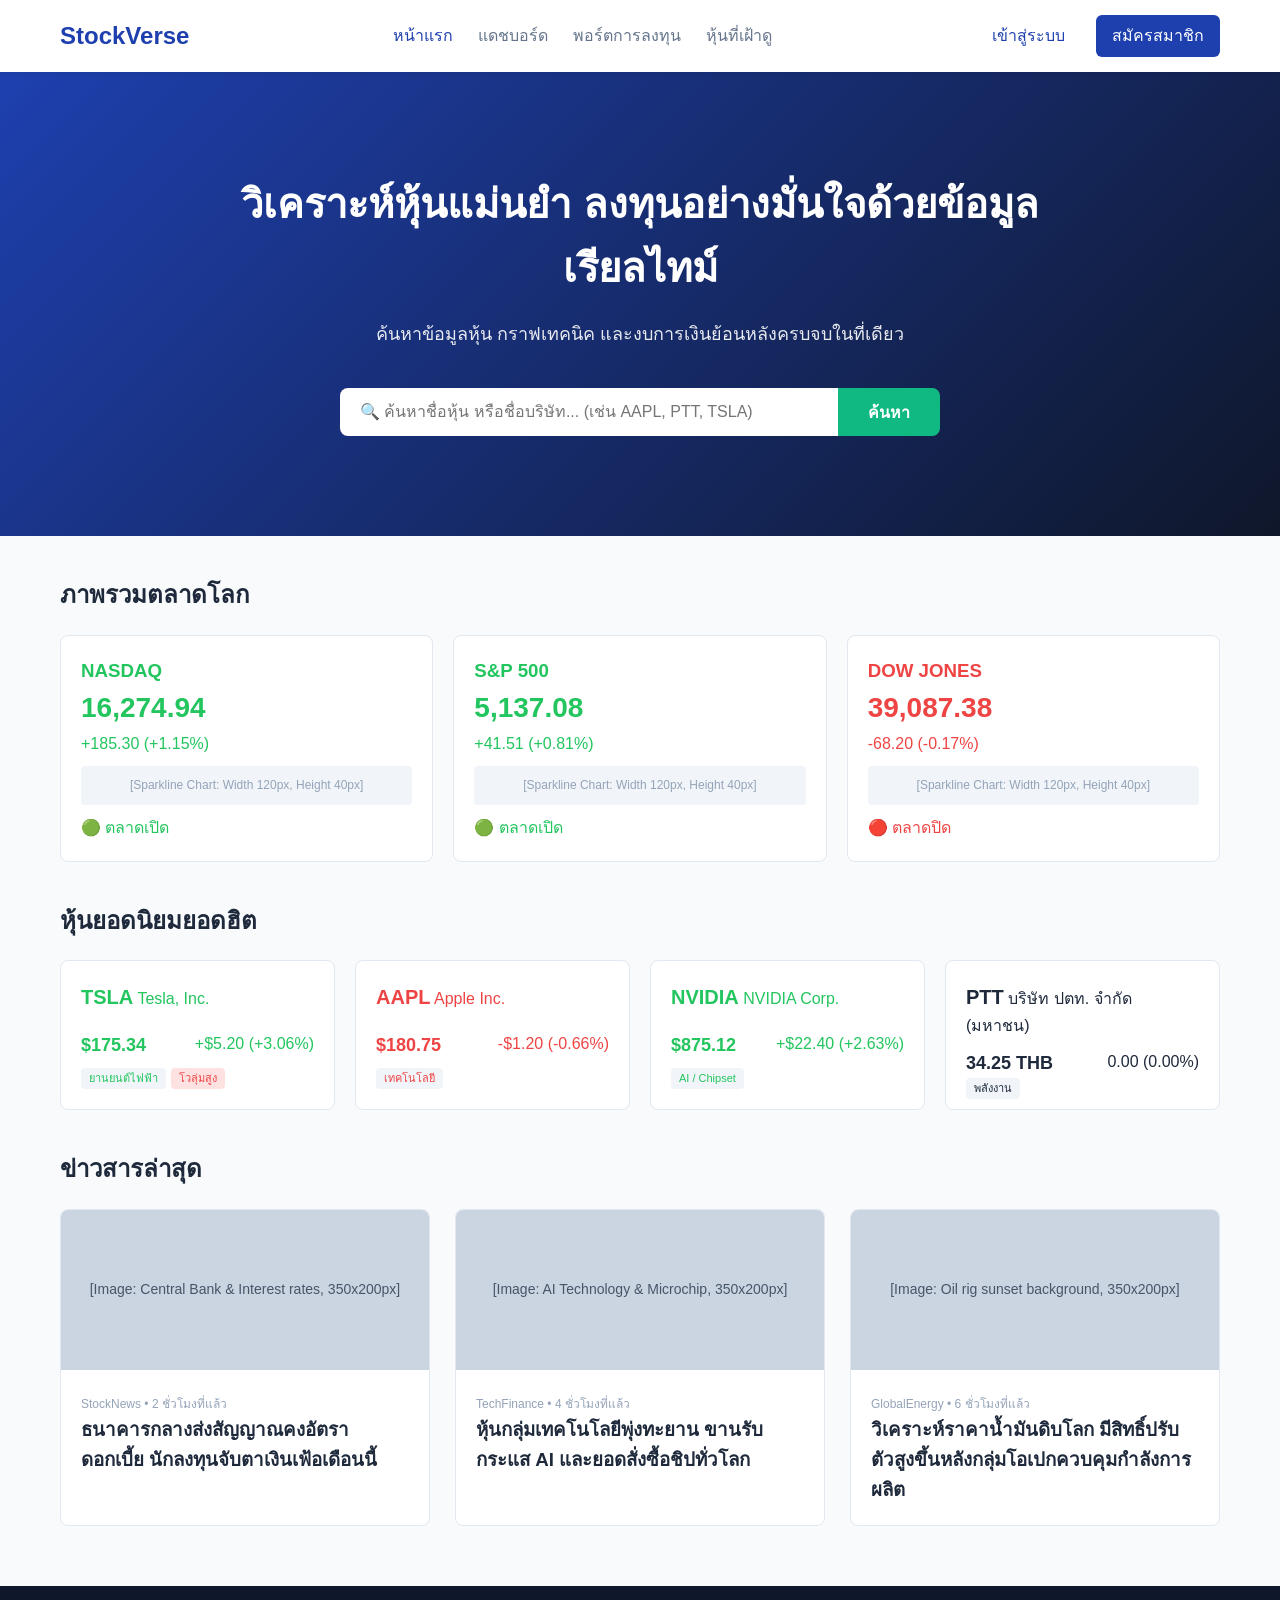
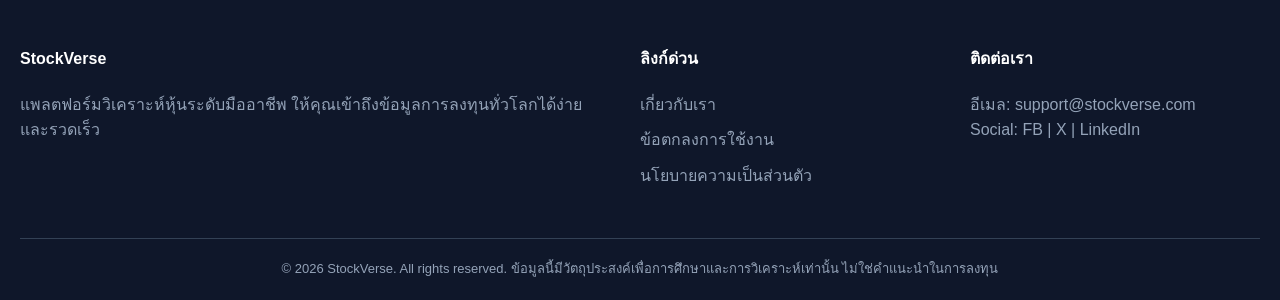
<file: index.html>
<!DOCTYPE html>
<html lang="th">
<head>
    <meta charset="UTF-8">
    <meta name="viewport" content="width=device-width, initial-scale=1.0">
    <title>StockVerse - แพลตฟอร์มวิเคราะห์หุ้นเรียลไทม์</title>
    <link rel="stylesheet" href="css/style.css">
</head>
<body>

    <!-- HEADER & NAVIGATION -->
    <header>
        <nav class="navbar">
            <div class="logo">StockVerse</div>
            <ul class="nav-links">
                <li><a href="index.html" class="active">หน้าแรก</a></li>
                <li><a href="dashboard.html">แดชบอร์ด</a></li>
                <li><a href="portfolio.html">พอร์ตการลงทุน</a></li>
                <li><a href="watchlist.html">หุ้นที่เฝ้าดู</a></li>
            </ul>
            <div class="auth-buttons">
                <a href="login.html" class="btn-login">เข้าสู่ระบบ</a>
                <a href="register.html" class="btn-register">สมัครสมาชิก</a>
            </div>
        </nav>
    </header>

    <!-- HERO SECTION -->
    <section id="hero">
        <div class="hero-container">
            <h1>วิเคราะห์หุ้นแม่นยำ ลงทุนอย่างมั่นใจด้วยข้อมูลเรียลไทม์</h1>
            <p>ค้นหาข้อมูลหุ้น กราฟเทคนิค และงบการเงินย้อนหลังครบจบในที่เดียว</p>
            
            <div class="search-box">
                <input type="text" id="stockSearch" placeholder="🔍 ค้นหาชื่อหุ้น หรือชื่อบริษัท... (เช่น AAPL, PTT, TSLA)">
                <button type="button" id="searchBtn">ค้นหา</button>
            </div>
        </div>
    </section>

    <!-- MARKET OVERVIEW SECTION -->
    <section id="market-overview">
        <h2>ภาพรวมตลาดโลก</h2>
        <div class="market-cards">
            <div class="market-card up">
                <h3>NASDAQ</h3>
                <div class="market-price">16,274.94</div>
                <div class="market-change">+185.30 (+1.15%)</div>
                <div class="sparkline-placeholder">[Sparkline Chart: Width 120px, Height 40px]</div>
                <span class="market-status open">🟢 ตลาดเปิด</span>
            </div>
            <div class="market-card up">
                <h3>S&P 500</h3>
                <div class="market-price">5,137.08</div>
                <div class="market-change">+41.51 (+0.81%)</div>
                <div class="sparkline-placeholder">[Sparkline Chart: Width 120px, Height 40px]</div>
                <span class="market-status open">🟢 ตลาดเปิด</span>
            </div>
            <div class="market-card down">
                <h3>DOW JONES</h3>
                <div class="market-price">39,087.38</div>
                <div class="market-change">-68.20 (-0.17%)</div>
                <div class="sparkline-placeholder">[Sparkline Chart: Width 120px, Height 40px]</div>
                <span class="market-status closed">🔴 ตลาดปิด</span>
            </div>
        </div>
    </section>

    <!-- TRENDING STOCKS SECTION -->
    <section id="trending">
        <h2>หุ้นยอดนิยมยอดฮิต</h2>
        <div class="trending-grid">
            <div class="stock-card up">
                <div class="stock-info">
                    <span class="stock-symbol">TSLA</span>
                    <span class="stock-name">Tesla, Inc.</span>
                </div>
                <div class="stock-values">
                    <span class="stock-price">$175.34</span>
                    <span class="stock-change">+$5.20 (+3.06%)</span>
                </div>
                <div class="stock-tags">
                    <span class="tag">ยานยนต์ไฟฟ้า</span>
                    <span class="tag alert">โวลุ่มสูง</span>
                </div>
            </div>
            <div class="stock-card down">
                <div class="stock-info">
                    <span class="stock-symbol">AAPL</span>
                    <span class="stock-name">Apple Inc.</span>
                </div>
                <div class="stock-values">
                    <span class="stock-price">$180.75</span>
                    <span class="stock-change">-$1.20 (-0.66%)</span>
                </div>
                <div class="stock-tags">
                    <span class="tag">เทคโนโลยี</span>
                </div>
            </div>
            <div class="stock-card up">
                <div class="stock-info">
                    <span class="stock-symbol">NVIDIA</span>
                    <span class="stock-name">NVIDIA Corp.</span>
                </div>
                <div class="stock-values">
                    <span class="stock-price">$875.12</span>
                    <span class="stock-change">+$22.40 (+2.63%)</span>
                </div>
                <div class="stock-tags">
                    <span class="tag">AI / Chipset</span>
                </div>
            </div>
            <div class="stock-card">
                <div class="stock-info">
                    <span class="stock-symbol">PTT</span>
                    <span class="stock-name">บริษัท ปตท. จำกัด (มหาชน)</span>
                </div>
                <div class="stock-values">
                    <span class="stock-price">34.25 THB</span>
                    <span class="stock-change">0.00 (0.00%)</span>
                </div>
                <div class="stock-tags">
                    <span class="tag">พลังงาน</span>
                </div>
            </div>
        </div>
    </section>

    <!-- LATEST NEWS SECTION -->
    <section id="news">
        <h2>ข่าวสารล่าสุด</h2>
        <div class="news-grid">
            <article class="news-card">
                <div class="news-img-placeholder">[Image: Central Bank & Interest rates, 350x200px]</div>
                <div class="news-content">
                    <span class="news-meta">StockNews • 2 ชั่วโมงที่แล้ว</span>
                    <h3>ธนาคารกลางส่งสัญญาณคงอัตราดอกเบี้ย นักลงทุนจับตาเงินเฟ้อเดือนนี้</h3>
                </div>
            </article>
            <article class="news-card">
                <div class="news-img-placeholder">[Image: AI Technology & Microchip, 350x200px]</div>
                <div class="news-content">
                    <span class="news-meta">TechFinance • 4 ชั่วโมงที่แล้ว</span>
                    <h3>หุ้นกลุ่มเทคโนโลยีพุ่งทะยาน ขานรับกระแส AI และยอดสั่งซื้อชิปทั่วโลก</h3>
                </div>
            </article>
            <article class="news-card">
                <div class="news-img-placeholder">[Image: Oil rig sunset background, 350x200px]</div>
                <div class="news-content">
                    <span class="news-meta">GlobalEnergy • 6 ชั่วโมงที่แล้ว</span>
                    <h3>วิเคราะห์ราคาน้ำมันดิบโลก มีสิทธิ์ปรับตัวสูงขึ้นหลังกลุ่มโอเปกควบคุมกำลังการผลิต</h3>
                </div>
            </article>
        </div>
    </section>

    <!-- FOOTER -->
    <footer>
        <div class="footer-container">
            <div class="footer-col about">
                <h4>StockVerse</h4>
                <p>แพลตฟอร์มวิเคราะห์หุ้นระดับมืออาชีพ ให้คุณเข้าถึงข้อมูลการลงทุนทั่วโลกได้ง่ายและรวดเร็ว</p>
            </div>
            <div class="footer-col links">
                <h4>ลิงก์ด่วน</h4>
                <ul>
                    <li><a href="#">เกี่ยวกับเรา</a></li>
                    <li><a href="#">ข้อตกลงการใช้งาน</a></li>
                    <li><a href="#">นโยบายความเป็นส่วนตัว</a></li>
                </ul>
            </div>
            <div class="footer-col contact">
                <h4>ติดต่อเรา</h4>
                <p>อีเมล: support@stockverse.com</p>
                <p>Social: FB | X | LinkedIn</p>
            </div>
        </div>
        <div class="footer-bottom">
            <p>© 2026 StockVerse. All rights reserved. ข้อมูลนี้มีวัตถุประสงค์เพื่อการศึกษาและการวิเคราะห์เท่านั้น ไม่ใช่คำแนะนำในการลงทุน</p>
        </div>
    </footer>

    <script src="js/main.js"></script>
</body>
</html>
</file>
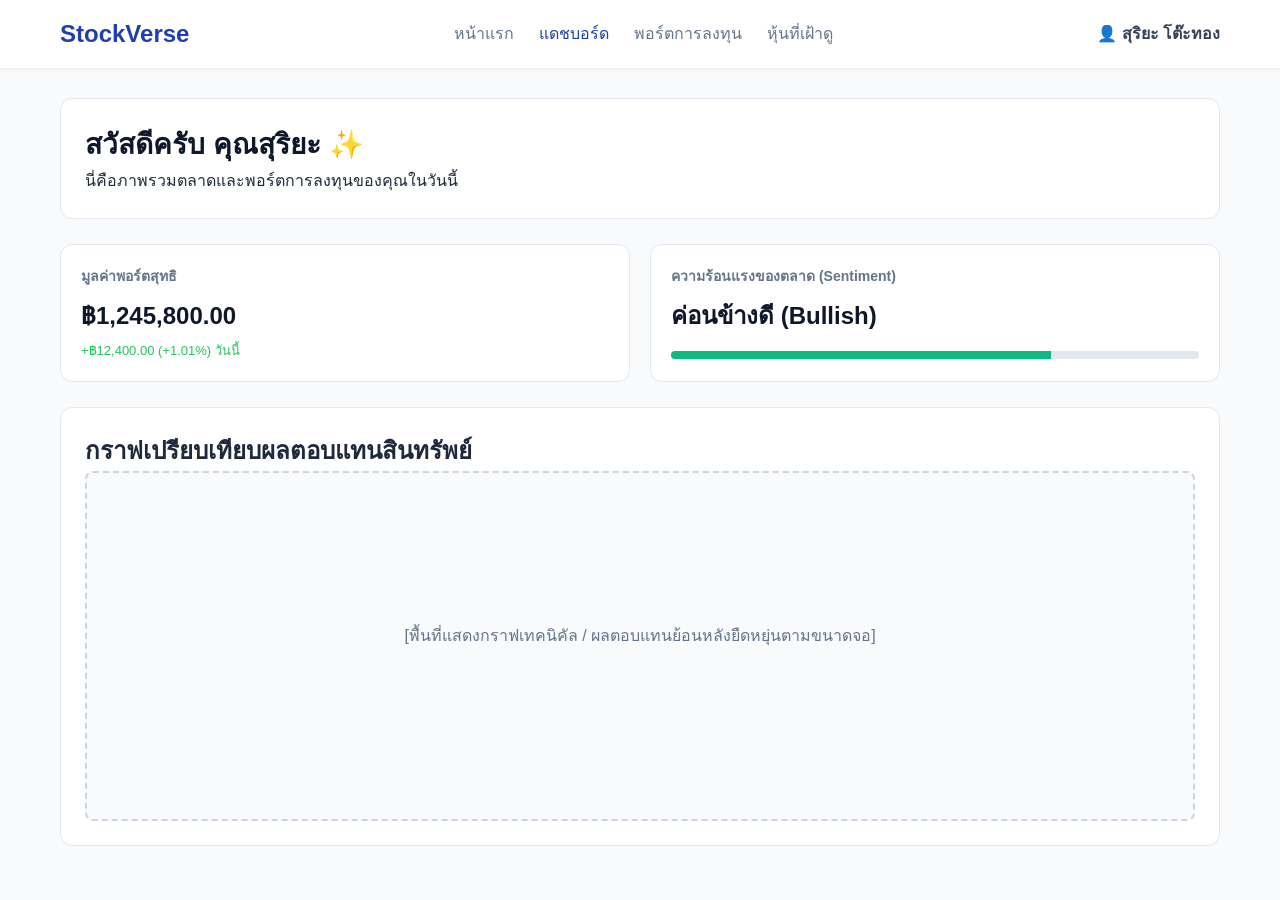
<file: dashboard.html>
<!DOCTYPE html>
<html lang="th">
<head>
    <meta charset="UTF-8">
    <meta name="viewport" content="width=device-width, initial-scale=1.0">
    <title>แดชบอร์ดภาพรวม - StockVerse</title>
    <link rel="stylesheet" href="css/style.css">
    <link rel="stylesheet" href="css/dashboard.css">
</head>
<body>
    <header>
        <nav class="navbar">
            <div class="logo"><a href="index.html" style="text-decoration:none; color:#1e40af;">StockVerse</a></div>
            <ul class="nav-links">
                <li><a href="index.html">หน้าแรก</a></li>
                <li><a href="dashboard.html" class="active">แดชบอร์ด</a></li>
                <li><a href="portfolio.html">พอร์ตการลงทุน</a></li>
                <li><a href="watchlist.html">หุ้นที่เฝ้าดู</a></li>
            </ul>
            <div class="user-profile-menu">
                <a href="profile.html" class="user-nav-link">
                    <span class="avatar-mock">👤</span> สุริยะ โต๊ะทอง
                </a>
            </div>
        </nav>
    </header>

    <div class="dashboard-layout max-width-container">
        <main class="main-content">
            <section class="welcome-banner">
                <h1>สวัสดีครับ คุณสุริยะ ✨</h1>
                <p>นี่คือภาพรวมตลาดและพอร์ตการลงทุนของคุณในวันนี้</p>
            </section>

            <section class="widgets-grid">
                <div class="widget-card">
                    <h3>มูลค่าพอร์ตสุทธิ</h3>
                    <div class="widget-val">฿1,245,800.00</div>
                    <div class="widget-sub up">+฿12,400.00 (+1.01%) วันนี้</div>
                </div>
                <div class="widget-card">
                    <h3>ความร้อนแรงของตลาด (Sentiment)</h3>
                    <div class="widget-val">ค่อนข้างดี (Bullish)</div>
                    <div class="sentiment-bar"><div class="bar-fill" style="width: 72%;"></div></div>
                </div>
            </section>

            <section class="chart-section">
                <h2>กราฟเปรียบเทียบผลตอบแทนสินทรัพย์</h2>
                <div class="main-chart-placeholder">
                    <p style="color: #64748b; padding-top: 150px;">[พื้นที่แสดงกราฟเทคนิคัล / ผลตอบแทนย้อนหลังยืดหยุ่นตามขนาดจอ]</p>
                </div>
            </section>
        </main>
    </div>
    <script src="js/dashboard.js"></script>
</body>
</html>
</file>
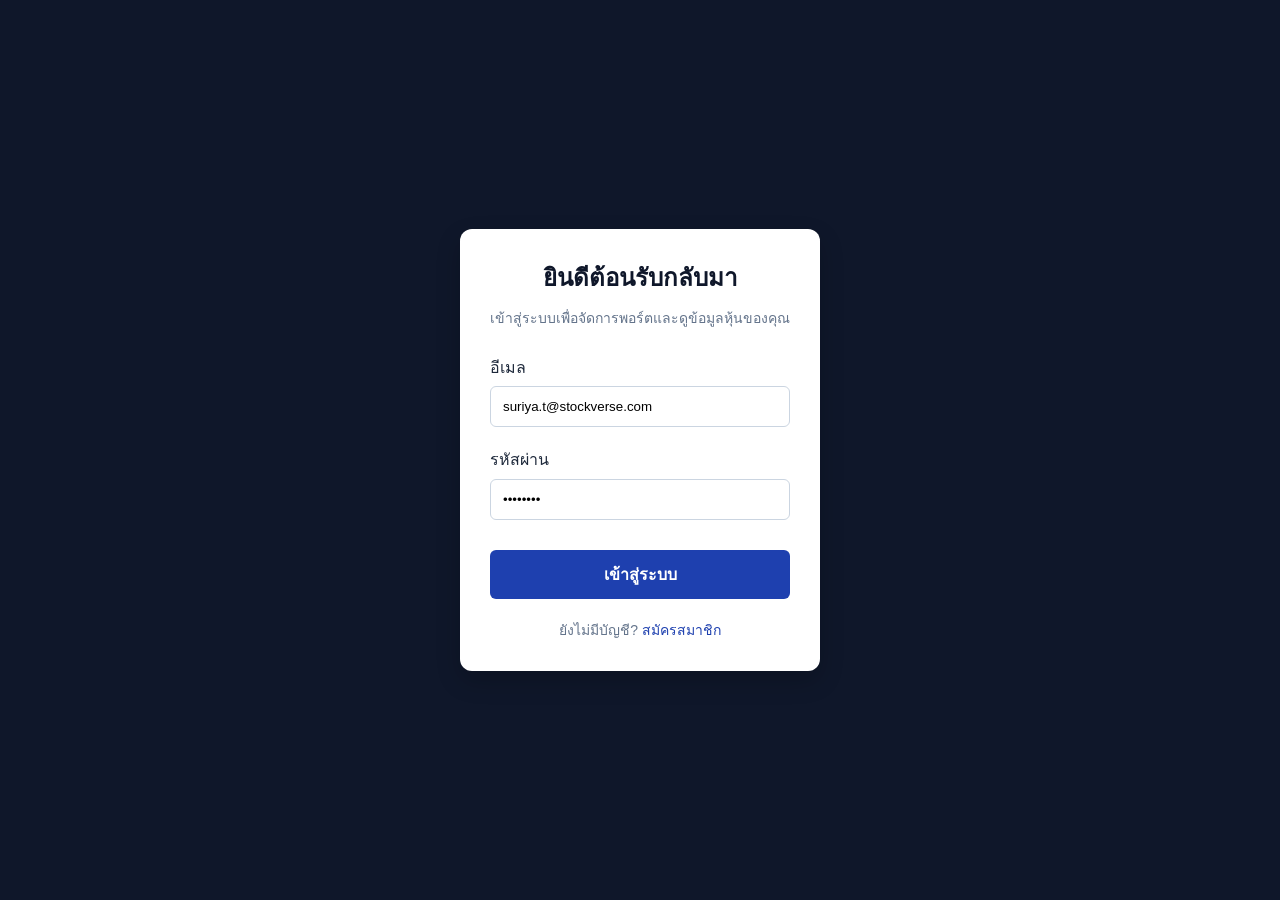
<file: login.html>
<!DOCTYPE html>
<html lang="th">
<head>
    <meta charset="UTF-8">
    <meta name="viewport" content="width=device-width, initial-scale=1.0">
    <title>เข้าสู่ระบบ - StockVerse</title>
    <link rel="stylesheet" href="css/style.css">
</head>
<body class="auth-body">
    <div class="auth-container">
        <div class="auth-box">
            <h2>ยินดีต้อนรับกลับมา</h2>
            <p class="auth-subtitle">เข้าสู่ระบบเพื่อจัดการพอร์ตและดูข้อมูลหุ้นของคุณ</p>
            <form id="loginForm" action="dashboard.html">
                <div class="form-group">
                    <label for="email">อีเมล</label>
                    <input type="email" id="email" placeholder="example@email.com" required value="suriya.t@stockverse.com">
                </div>
                <div class="form-group">
                    <label for="password">รหัสผ่าน</label>
                    <input type="password" id="password" placeholder="••••••••" required value="12345678">
                </div>
                <button type="submit" class="btn-auth">เข้าสู่ระบบ</button>
            </form>
            <p class="auth-footer">ยังไม่มีบัญชี? <a href="register.html">สมัครสมาชิก</a></p>
        </div>
    </div>
    <script src="js/main.js"></script>
</body>
</html>
</file>
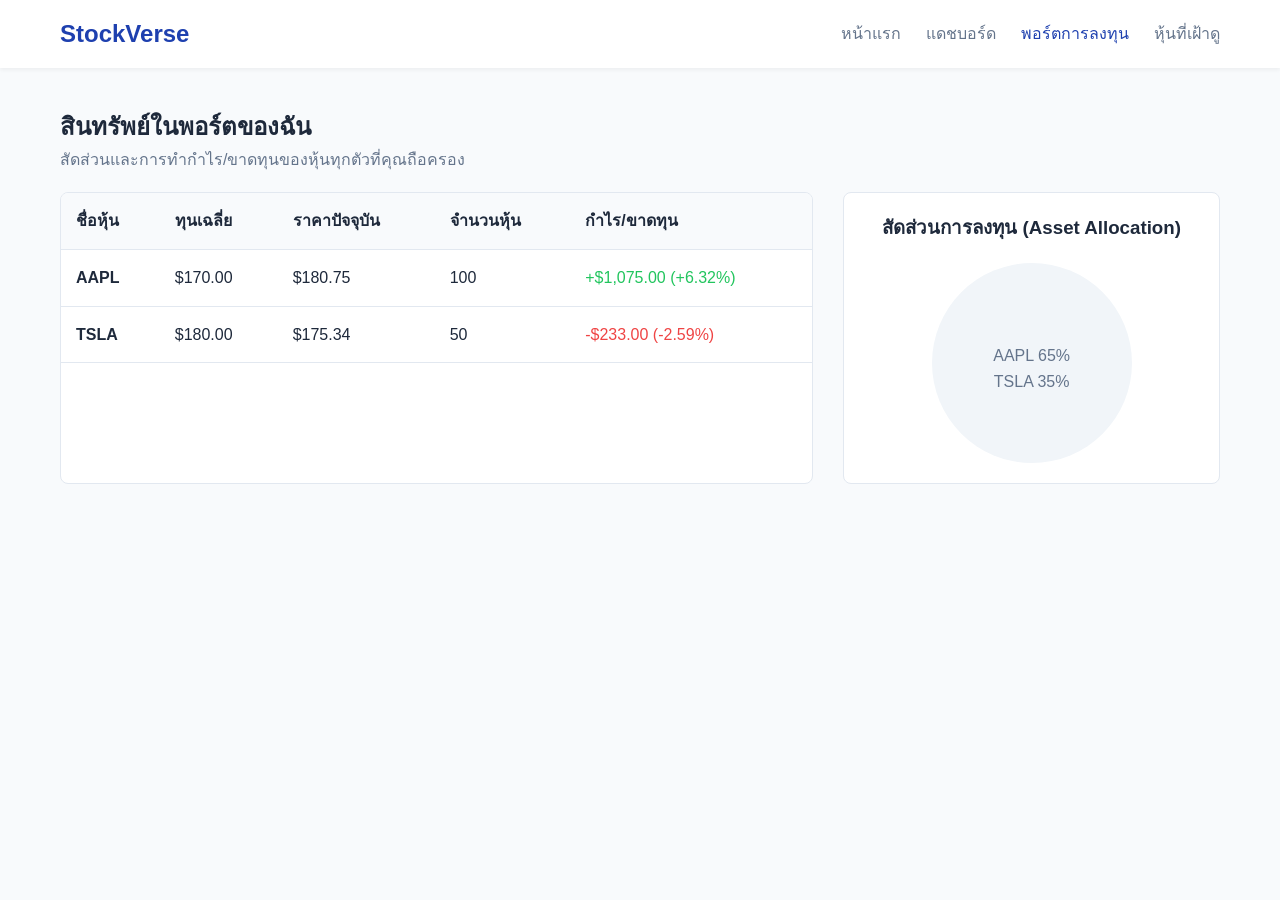
<file: portfolio.html>
<!DOCTYPE html>
<html lang="th">
<head>
    <meta charset="UTF-8">
    <meta name="viewport" content="width=device-width, initial-scale=1.0">
    <title>พอร์ตการลงทุน - StockVerse</title>
    <link rel="stylesheet" href="css/style.css">
    <link rel="stylesheet" href="css/dashboard.css">
</head>
<body>
    <header>
        <nav class="navbar">
            <div class="logo"><a href="index.html" style="text-decoration:none; color:#1e40af;">StockVerse</a></div>
            <ul class="nav-links">
                <li><a href="index.html">หน้าแรก</a></li>
                <li><a href="dashboard.html">แดชบอร์ด</a></li>
                <li><a href="portfolio.html" class="active">พอร์ตการลงทุน</a></li>
                <li><a href="watchlist.html">หุ้นที่เฝ้าดู</a></li>
            </ul>
        </nav>
    </header>

    <div class="max-width-container" style="padding: 40px 20px;">
        <h2>สินทรัพย์ในพอร์ตของฉัน</h2>
        <p style="color:#64748b; margin-bottom: 20px;">สัดส่วนและการทำกำไร/ขาดทุนของหุ้นทุกตัวที่คุณถือครอง</p>

        <div class="portfolio-grid" style="display: grid; grid-template-columns: 2fr 1fr; gap: 30px;">
            <div class="table-container" style="background:white; border-radius:8px; border:1px solid #e2e8f0; overflow:hidden;">
                <table style="width: 100%; border-collapse: collapse; text-align: left;">
                    <thead style="background: #f8fafc; border-bottom: 1px solid #e2e8f0;">
                        <th style="padding:15px;">ชื่อหุ้น</th>
                        <th style="padding:15px;">ทุนเฉลี่ย</th>
                        <th style="padding:15px;">ราคาปัจจุบัน</th>
                        <th style="padding:15px;">จำนวนหุ้น</th>
                        <th style="padding:15px;">กำไร/ขาดทุน</th>
                    </thead>
                    <tbody>
                        <tr style="border-bottom:1px solid #e2e8f0;">
                            <td style="padding:15px; font-weight:bold;">AAPL</td>
                            <td style="padding:15px;">$170.00</td>
                            <td style="padding:15px;">$180.75</td>
                            <td style="padding:15px;">100</td>
                            <td style="padding:15px;" class="up">+$1,075.00 (+6.32%)</td>
                        </tr>
                        <tr style="border-bottom:1px solid #e2e8f0;">
                            <td style="padding:15px; font-weight:bold;">TSLA</td>
                            <td style="padding:15px;">$180.00</td>
                            <td style="padding:15px;">$175.34</td>
                            <td style="padding:15px;">50</td>
                            <td style="padding:15px;" class="down">-$233.00 (-2.59%)</td>
                        </tr>
                    </tbody>
                </table>
            </div>

            <div class="portfolio-pie-card" style="background:white; padding:20px; border-radius:8px; border:1px solid #e2e8f0; text-align:center;">
                <h3>สัดส่วนการลงทุน (Asset Allocation)</h3>
                <div style="background:#f1f5f9; height:200px; margin-top:20px; border-radius:50%; display:inline-block; width:200px; padding-top:80px; color:#64748b;">
                    AAPL 65%<br>TSLA 35%
                </div>
            </div>
        </div>
    </div>
    <script src="js/portfolio.js"></script>
</body>
</html>
</file>
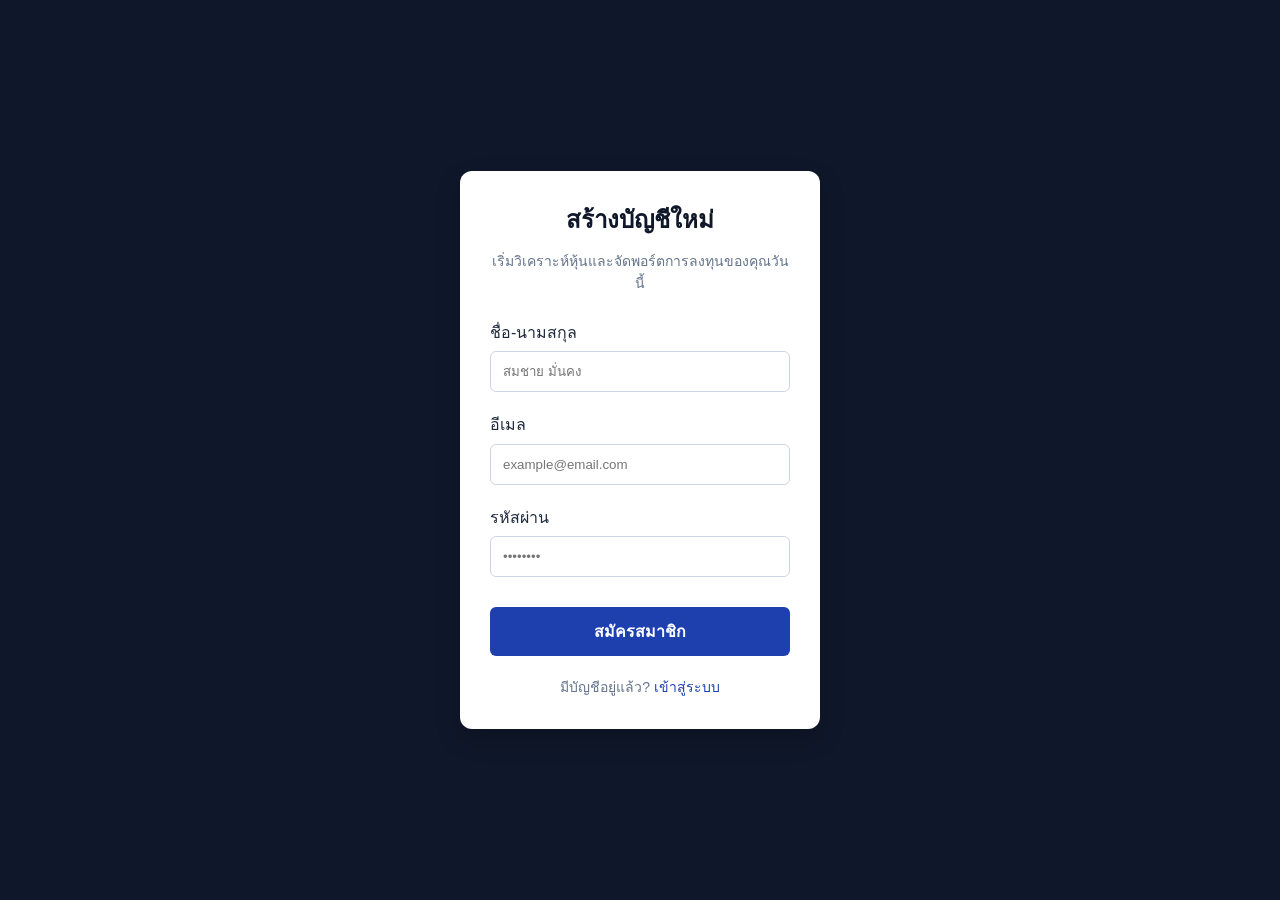
<file: register.html>
<!DOCTYPE html>
<html lang="th">
<head>
    <meta charset="UTF-8">
    <meta name="viewport" content="width=device-width, initial-scale=1.0">
    <title>สมัครสมาชิก - StockVerse</title>
    <link rel="stylesheet" href="css/style.css">
</head>
<body class="auth-body">
    <div class="auth-container">
        <div class="auth-box">
            <h2>สร้างบัญชีใหม่</h2>
            <p class="auth-subtitle">เริ่มวิเคราะห์หุ้นและจัดพอร์ตการลงทุนของคุณวันนี้</p>
            <form id="registerForm" action="login.html">
                <div class="form-group">
                    <label for="fullname">ชื่อ-นามสกุล</label>
                    <input type="text" id="fullname" placeholder="สมชาย มั่นคง" required>
                </div>
                <div class="form-group">
                    <label for="reg-email">อีเมล</label>
                    <input type="email" id="reg-email" placeholder="example@email.com" required>
                </div>
                <div class="form-group">
                    <label for="reg-password">รหัสผ่าน</label>
                    <input type="password" id="reg-password" placeholder="••••••••" required>
                </div>
                <button type="submit" class="btn-auth">สมัครสมาชิก</button>
            </form>
            <p class="auth-footer">มีบัญชีอยู่แล้ว? <a href="login.html">เข้าสู่ระบบ</a></p>
        </div>
    </div>
    <script src="js/main.js"></script>
</body>
</html>
</file>
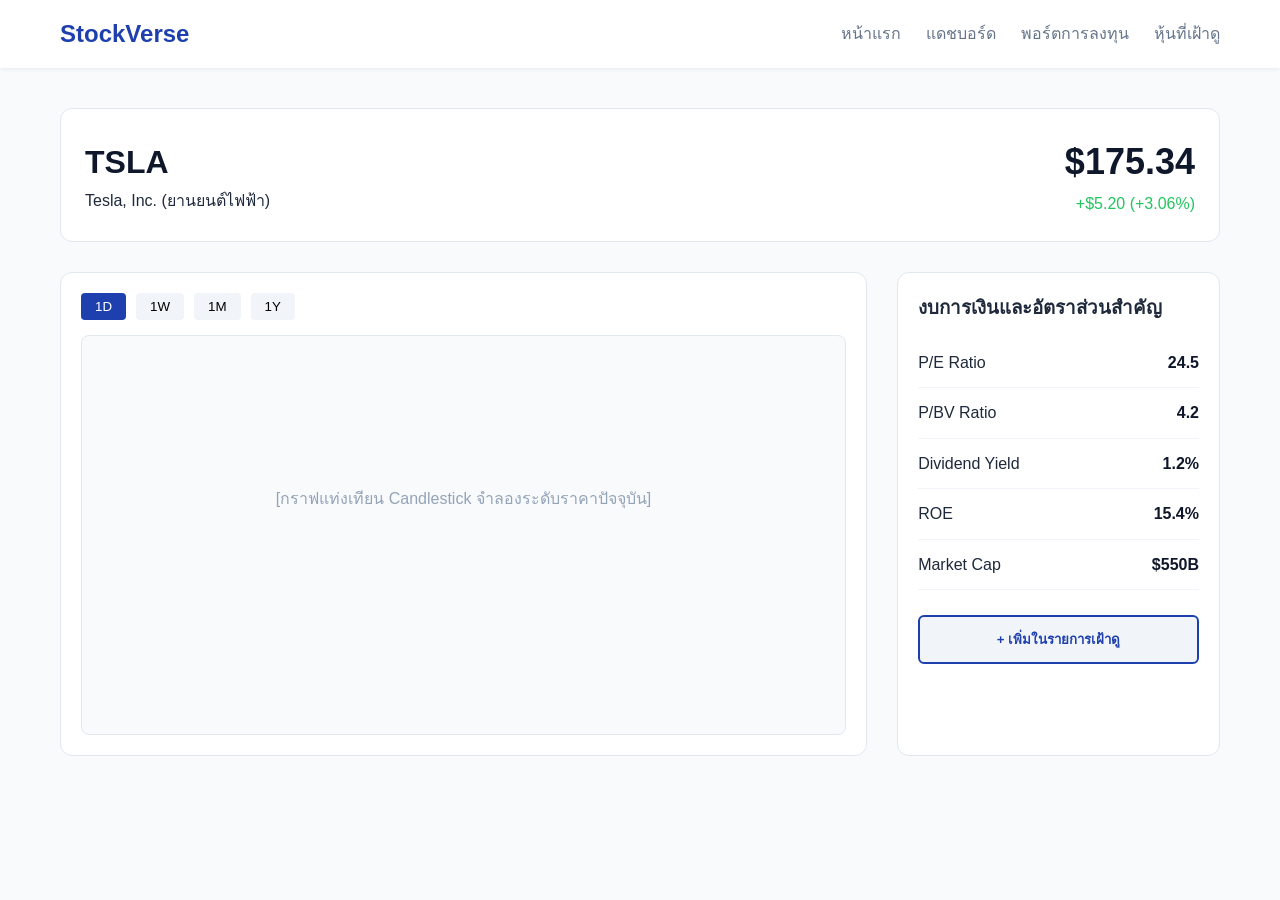
<file: stock-detail.html>
<!DOCTYPE html>
<html lang="th">
<head>
    <meta charset="UTF-8">
    <meta name="viewport" content="width=device-width, initial-scale=1.0">
    <title>ข้อมูลหุ้นรายตัว - StockVerse</title>
    <link rel="stylesheet" href="css/style.css">
    <link rel="stylesheet" href="css/stock.css">
</head>
<body>
    <header>
        <nav class="navbar">
            <div class="logo"><a href="index.html" style="text-decoration:none; color:#1e40af;">StockVerse</a></div>
            <ul class="nav-links">
                <li><a href="index.html">หน้าแรก</a></li>
                <li><a href="dashboard.html">แดชบอร์ด</a></li>
                <li><a href="portfolio.html">พอร์ตการลงทุน</a></li>
                <li><a href="watchlist.html">หุ้นที่เฝ้าดู</a></li>
            </ul>
        </nav>
    </header>

    <div class="stock-container max-width-container">
        <div class="stock-header-block">
            <div>
                <h1 id="stockSymbolDisplay">TSLA</h1>
                <p id="stockNameDisplay">Tesla, Inc. (ยานยนต์ไฟฟ้า)</p>
            </div>
            <div class="stock-live-price">
                <div class="big-price">$175.34</div>
                <div class="price-change up">+$5.20 (+3.06%)</div>
            </div>
        </div>

        <div class="stock-grid">
            <div class="chart-area">
                <div class="timeframe-selectors">
                    <button class="active">1D</button><button>1W</button><button>1M</button><button>1Y</button>
                </div>
                <div class="candlestick-placeholder">
                    <p style="color: #94a3b8; padding-top: 150px;">[กราฟแท่งเทียน Candlestick จำลองระดับราคาปัจจุบัน]</p>
                </div>
            </div>

            <div class="financial-ratios">
                <h3>งบการเงินและอัตราส่วนสำคัญ</h3>
                <table class="ratio-table">
                    <tr><td>P/E Ratio</td><td>24.5</td></tr>
                    <tr><td>P/BV Ratio</td><td>4.2</td></tr>
                    <tr><td>Dividend Yield</td><td>1.2%</td></tr>
                    <tr><td>ROE</td><td>15.4%</td></tr>
                    <tr><td>Market Cap</td><td>$550B</td></tr>
                </table>
                <button class="btn-add-watchlist" id="addWatchlistBtn">+ เพิ่มในรายการเฝ้าดู</button>
            </div>
        </div>
    </div>
    <script src="js/stock.js"></script>
</body>
</html>
</file>
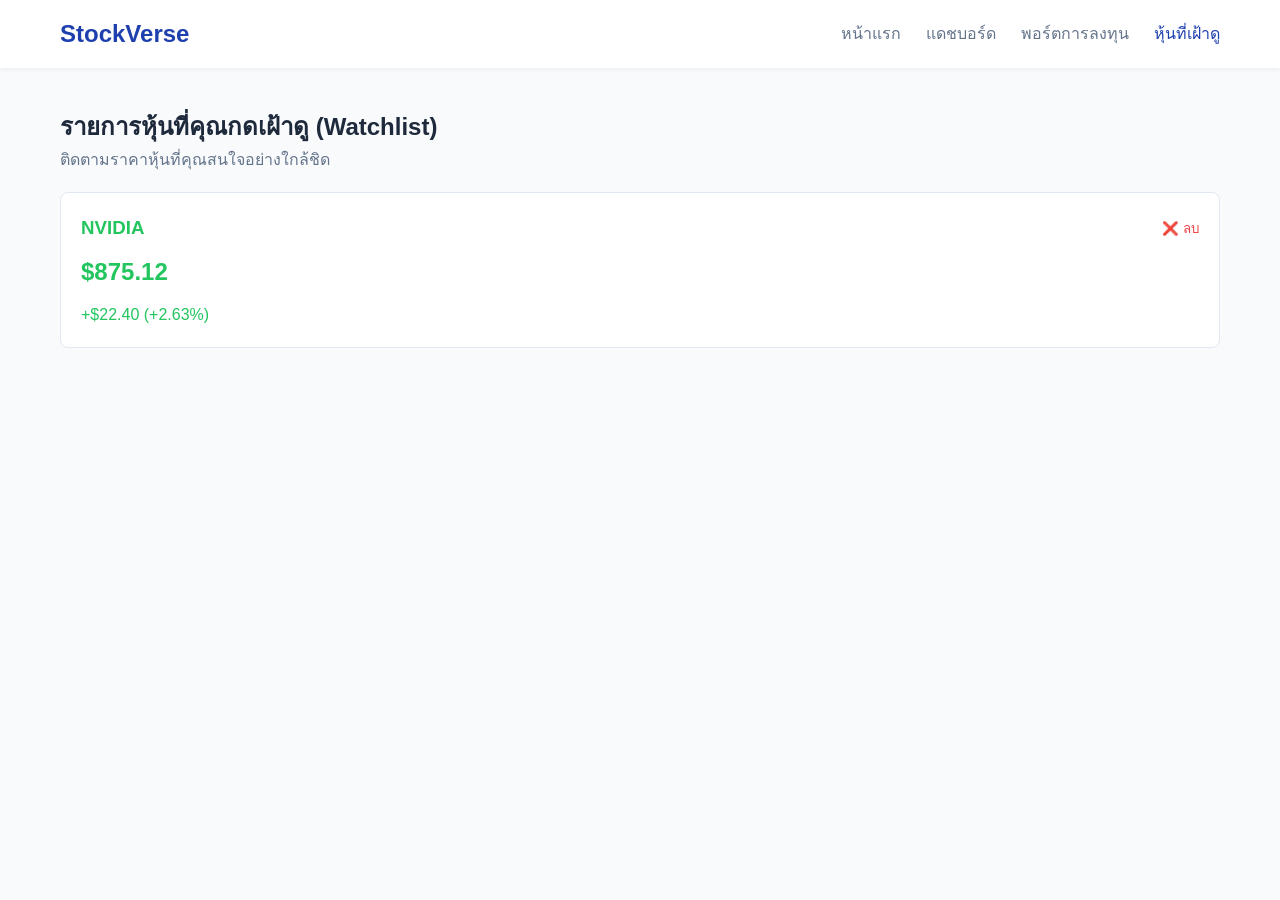
<file: watchlist.html>
<!DOCTYPE html>
<html lang="th">
<head>
    <meta charset="UTF-8">
    <meta name="viewport" content="width=device-width, initial-scale=1.0">
    <title>รายการเฝ้าดู - StockVerse</title>
    <link rel="stylesheet" href="css/style.css">
</head>
<body>
    <header>
        <nav class="navbar">
            <div class="logo"><a href="index.html" style="text-decoration:none; color:#1e40af;">StockVerse</a></div>
            <ul class="nav-links">
                <li><a href="index.html">หน้าแรก</a></li>
                <li><a href="dashboard.html">แดชบอร์ด</a></li>
                <li><a href="portfolio.html">พอร์ตการลงทุน</a></li>
                <li><a href="watchlist.html" class="active">หุ้นที่เฝ้าดู</a></li>
            </ul>
        </nav>
    </header>

    <div class="max-width-container" style="padding:40px 20px;">
        <h2>รายการหุ้นที่คุณกดเฝ้าดู (Watchlist)</h2>
        <p style="color: #64748b; margin-bottom: 20px;">ติดตามราคาหุ้นที่คุณสนใจอย่างใกล้ชิด</p>

        <div id="watchlistContainer" style="display:grid; grid-template-columns: repeat(auto-fit, minmax(280px, 1fr)); gap:20px;">
            <div class="market-card up" style="background:white; padding:20px; border-radius:8px; border:1px solid #e2e8f0;">
                <div style="display:flex; justify-content:space-between;">
                    <h3>NVIDIA</h3>
                    <button style="border:none; background:none; color:#ef4444; cursor:pointer;">❌ ลบ</button>
                </div>
                <div style="font-size:24px; font-weight:bold; margin:10px 0;">$875.12</div>
                <div class="up">+$22.40 (+2.63%)</div>
            </div>
        </div>
    </div>
    <script src="js/main.js"></script>
</body>
</html>
</file>
<file: css/style.css>
/* --- Global Styles --- */
* {
    margin: 0;
    padding: 0;
    box-sizing: border-box;
    font-family: 'Segoe UI', Tahoma, Geneva, Verdana, sans-serif;
}

body {
    background-color: #f8fafc;
    color: #1e293b;
    line-height: 1.6;
}

.max-width-container {
    max-width: 1200px;
    margin: 0 auto;
}

.up { color: #22c55e !important; }
.down { color: #ef4444 !important; }

/* --- NAVBAR --- */
header {
    background-color: #ffffff;
    box-shadow: 0 2px 4px rgba(0,0,0,0.05);
    position: sticky;
    top: 0;
    z-index: 1000;
}

.navbar {
    display: flex;
    justify-content: space-between;
    align-items: center;
    max-width: 1200px;
    margin: 0 auto;
    padding: 15px 20px;
}

.logo {
    font-size: 24px;
    font-weight: bold;
    color: #1e40af;
}

.nav-links {
    display: flex;
    list-style: none;
    gap: 25px;
}

.nav-links a {
    text-decoration: none;
    color: #64748b;
    font-weight: 500;
}

.nav-links a:hover, .nav-links a.active {
    color: #1e40af;
}

.auth-buttons {
    display: flex;
    gap: 15px;
    align-items: center;
}

.btn-login {
    text-decoration: none;
    color: #1e40af;
    padding: 8px 16px;
    font-weight: 500;
}

.btn-register {
    text-decoration: none;
    background-color: #1e40af;
    color: white;
    padding: 8px 16px;
    border-radius: 6px;
}

.user-nav-link {
    text-decoration: none;
    color: #334155;
    font-weight: 600;
}

/* --- HERO --- */
#hero {
    background: linear-gradient(135deg, #1e40af 0%, #0f172a 100%);
    color: white;
    padding: 100px 20px;
    text-align: center;
}

.hero-container {
    max-width: 800px;
    margin: 0 auto;
}

#hero h1 { font-size: 40px; margin-bottom: 20px; }
#hero p { font-size: 18px; opacity: 0.9; margin-bottom: 40px; }

.search-box {
    display: flex;
    max-width: 600px;
    margin: 0 auto;
    border-radius: 8px;
    overflow: hidden;
}

.search-box input {
    flex: 1;
    padding: 15px 20px;
    border: none;
    font-size: 16px;
    outline: none;
}

.search-box button {
    background-color: #10b981;
    color: white;
    border: none;
    padding: 0 30px;
    font-size: 16px;
    cursor: pointer;
    font-weight: bold;
}

/* --- MARKET OVERVIEW --- */
#market-overview, #trending, #news {
    max-width: 1200px;
    margin: 40px auto;
    padding: 0 20px;
}

#market-overview h2, #trending h2, #news h2 {
    font-size: 24px;
    margin-bottom: 20px;
}

.market-cards {
    display: grid;
    grid-template-columns: repeat(auto-fit, minmax(300px, 1fr));
    gap: 20px;
}

.market-card {
    background: white;
    padding: 20px;
    border-radius: 8px;
    border: 1px solid #e2e8f0;
}

.market-price { font-size: 28px; font-weight: bold; }
.sparkline-placeholder {
    background: #f1f5f9;
    padding: 10px;
    text-align: center;
    font-size: 12px;
    border-radius: 4px;
    margin: 10px 0;
    color: #94a3b8;
}

/* --- TRENDING --- */
.trending-grid {
    display: grid;
    grid-template-columns: repeat(auto-fit, minmax(260px, 1fr));
    gap: 20px;
}

.stock-card {
    background: white;
    padding: 20px;
    border-radius: 8px;
    border: 1px solid #e2e8f0;
    height: 150px;
    display: flex;
    flex-direction: column;
    justify-content: space-between;
    cursor: pointer;
}

.stock-symbol { font-size: 20px; font-weight: bold; }
.stock-values { display: flex; justify-content: space-between; margin-top: 10px; }
.stock-price { font-size: 18px; font-weight: bold; }
.stock-tags { display: flex; gap: 5px; }
.tag { background: #f1f5f9; font-size: 11px; padding: 2px 8px; border-radius: 4px; }
.tag.alert { background: #fee2e2; color: #ef4444; }

/* --- NEWS --- */
.news-grid {
    display: grid;
    grid-template-columns: repeat(auto-fit, minmax(340px, 1fr));
    gap: 25px;
}

.news-card { background: white; border-radius: 8px; border: 1px solid #e2e8f0; overflow: hidden; }
.news-img-placeholder { background: #cbd5e1; height: 160px; display: flex; align-items: center; justify-content: center; font-size: 14px; color: #475569; }
.news-content { padding: 20px; }
.news-meta { font-size: 12px; color: #94a3b8; }

/* --- AUTH PAGE STYLE --- */
.auth-body {
    background: #0f172a;
    display: flex;
    justify-content: center;
    align-items: center;
    height: 100vh;
}

.auth-container { width: 100%; max-width: 400px; padding: 20px; }
.auth-box { background: white; padding: 30px; border-radius: 12px; box-shadow: 0 10px 25px rgba(0,0,0,0.2); }
.auth-box h2 { text-align: center; margin-bottom: 10px; color: #0f172a; }
.auth-subtitle { text-align: center; color: #64748b; font-size: 14px; margin-bottom: 25px; }
.form-group { margin-bottom: 20px; }
.form-group label { display: block; margin-bottom: 6px; font-weight: 500; }
.form-group input { width: 100%; padding: 12px; border: 1px solid #cbd5e1; border-radius: 6px; outline: none; }
.btn-auth { width: 100%; background: #1e40af; color: white; border: none; padding: 12px; border-radius: 6px; font-size: 16px; font-weight: bold; cursor: pointer; margin-top: 10px; }
.auth-footer { text-align: center; margin-top: 20px; font-size: 14px; color: #64748b; }
.auth-footer a { color: #1e40af; text-decoration: none; font-weight: 500; }

/* --- FOOTER --- */
footer { background-color: #0f172a; color: #94a3b8; padding: 60px 20px 20px 20px; margin-top: 60px; }
.footer-container { display: grid; grid-template-columns: 2fr 1fr 1fr; gap: 40px; border-bottom: 1px solid #334155; padding-bottom: 40px; }
.footer-col h4 { color: white; margin-bottom: 20px; }
.footer-col ul { list-style: none; }
.footer-col ul li { margin-bottom: 10px; }
.footer-col ul a { color: #94a3b8; text-decoration: none; }
.footer-bottom { text-align: center; margin-top: 20px; font-size: 13px; }
</file>
<file: css/dashboard.css>
/* เลย์เอาต์และคลาสเฉพาะตัวสำหรับหน้า Dashboard และ พอร์ตการลงทุน */
.dashboard-layout {
    display: flex;
    gap: 30px;
    padding: 30px 20px;
}

.main-content {
    flex: 1;
}

.welcome-banner {
    background: #ffffff;
    padding: 24px;
    border-radius: 12px;
    border: 1px solid #e2e8f0;
    margin-bottom: 25px;
}

.welcome-banner h1 {
    font-size: 28px;
    color: #0f172a;
}

.widgets-grid {
    display: grid;
    grid-template-columns: repeat(auto-fit, minmax(240px, 1fr));
    gap: 20px;
    margin-bottom: 25px;
}

.widget-card {
    background: white;
    padding: 20px;
    border-radius: 12px;
    border: 1px solid #e2e8f0;
}

.widget-card h3 {
    font-size: 14px;
    color: #64748b;
    margin-bottom: 10px;
}

.widget-val {
    font-size: 24px;
    font-weight: bold;
    color: #0f172a;
}

.widget-sub {
    font-size: 13px;
    margin-top: 5px;
}

.sentiment-bar {
    background: #e2e8f0;
    height: 8px;
    border-radius: 4px;
    margin-top: 15px;
    overflow: hidden;
}

.bar-fill {
    background: #10b981;
    height: 100%;
}

.chart-section {
    background: white;
    padding: 24px;
    border-radius: 12px;
    border: 1px solid #e2e8f0;
}

.main-chart-placeholder {
    background: #f8fafc;
    border: 2px dashed #cbd5e1;
    height: 350px;
    border-radius: 8px;
    text-align: center;
}
</file>
<file: css/stock.css>
/* คลาสสำหรับจัดระเบียบหน้าข้อมูลหุ้นเชิงลึก */
.stock-container {
    padding: 40px 20px;
}

.stock-header-block {
    display: flex;
    justify-content: space-between;
    align-items: center;
    background: white;
    padding: 24px;
    border-radius: 12px;
    border: 1px solid #e2e8f0;
    margin-bottom: 30px;
}

#stockSymbolDisplay {
    font-size: 32px;
    color: #0f172a;
}

.stock-live-price {
    text-align: right;
}

.stock-live-price .big-price {
    font-size: 36px;
    font-weight: bold;
    color: #0f172a;
}

.stock-grid {
    display: grid;
    grid-template-columns: 2.5fr 1fr;
    gap: 30px;
}

.chart-area {
    background: white;
    padding: 20px;
    border-radius: 12px;
    border: 1px solid #e2e8f0;
}

.timeframe-selectors {
    display: flex;
    gap: 10px;
    margin-bottom: 15px;
}

.timeframe-selectors button {
    background: #f1f5f9;
    border: none;
    padding: 6px 14px;
    border-radius: 4px;
    cursor: pointer;
    font-weight: 500;
}

.timeframe-selectors button.active, .timeframe-selectors button:hover {
    background: #1e40af;
    color: white;
}

.candlestick-placeholder {
    background: #f8fafc;
    height: 400px;
    border-radius: 8px;
    border: 1px solid #e2e8f0;
    text-align: center;
}

.financial-ratios {
    background: white;
    padding: 20px;
    border-radius: 12px;
    border: 1px solid #e2e8f0;
}

.ratio-table {
    width: 100%;
    margin-top: 15px;
    border-collapse: collapse;
}

.ratio-table td {
    padding: 12px 0;
    border-bottom: 1px solid #f1f5f9;
}

.ratio-table td:last-child {
    text-align: right;
    font-weight: bold;
    color: #0f172a;
}

.btn-add-watchlist {
    width: 100%;
    background: #f1f5f9;
    color: #1e40af;
    border: 2px solid #1e40af;
    padding: 12px;
    font-weight: bold;
    border-radius: 6px;
    margin-top: 25px;
    cursor: pointer;
    transition: all 0.2s;
}

.btn-add-watchlist:hover {
    background: #1e40af;
    color: white;
}
</file>
